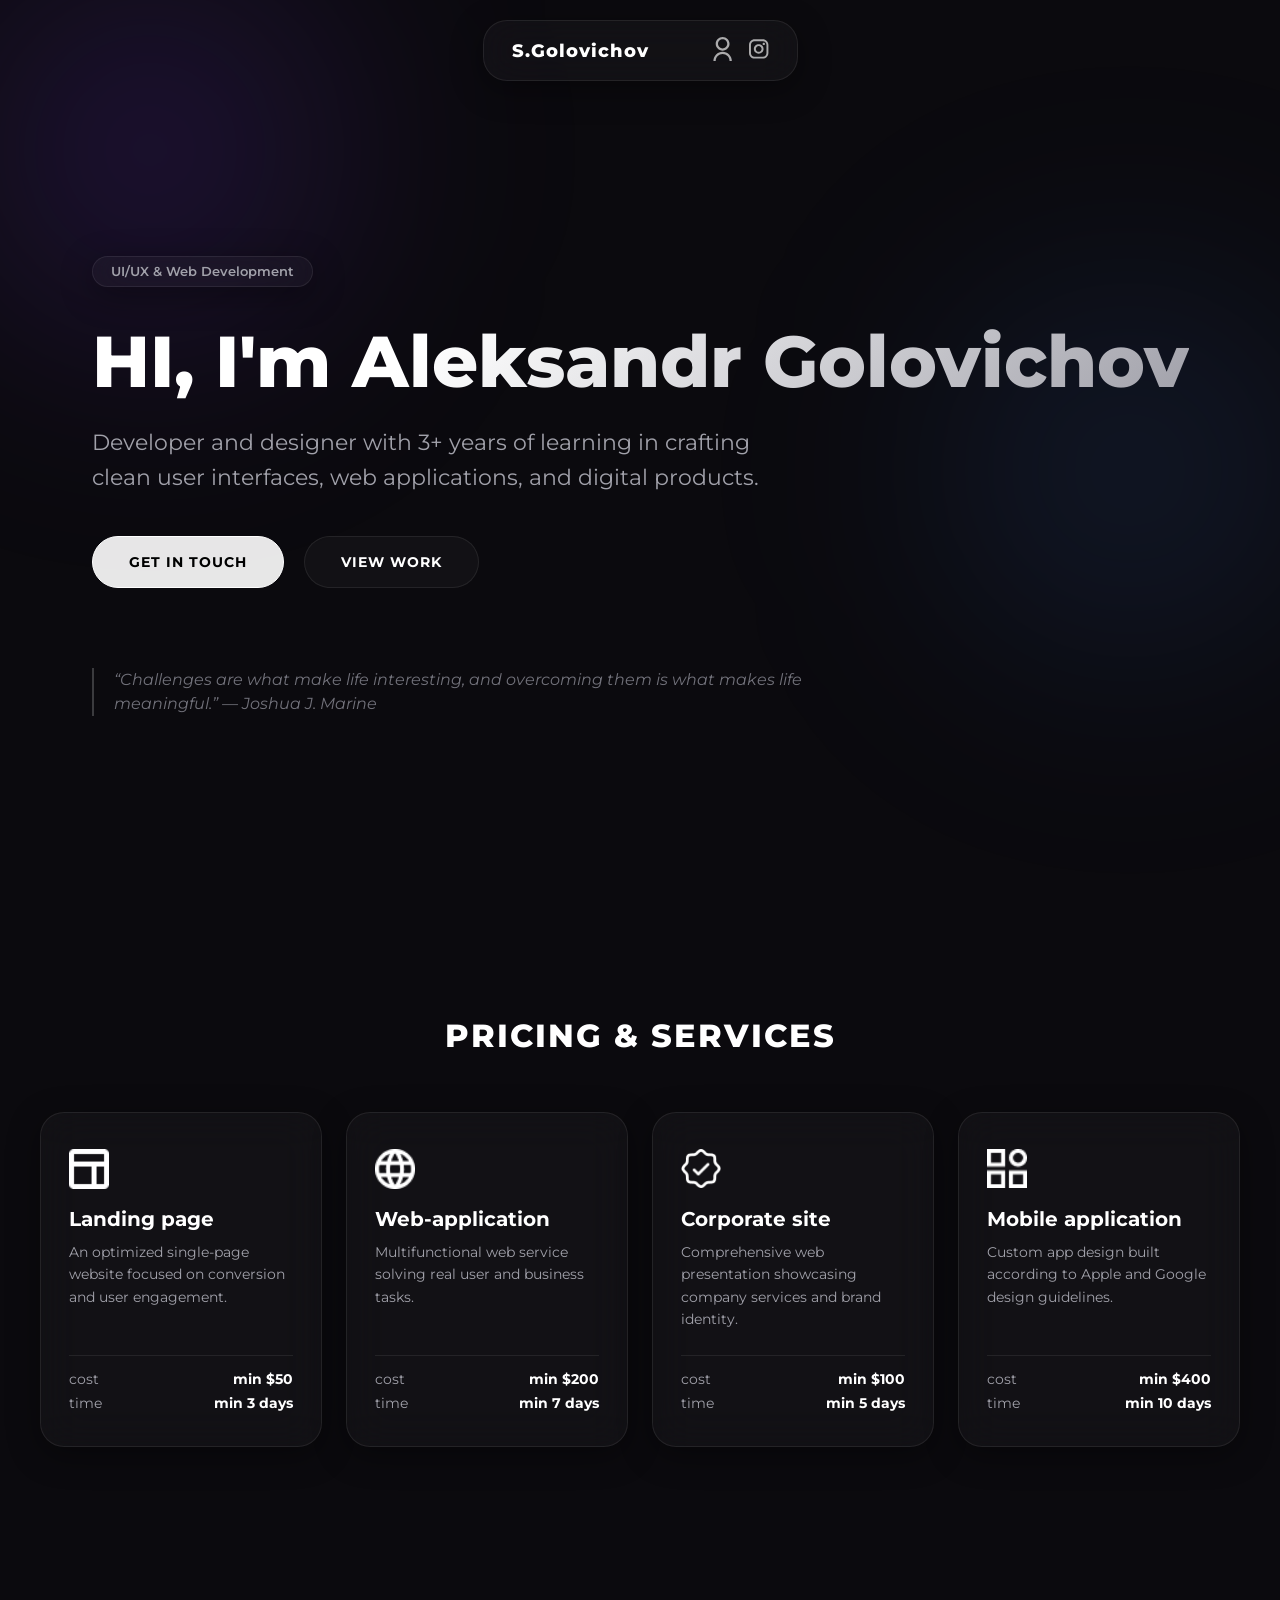
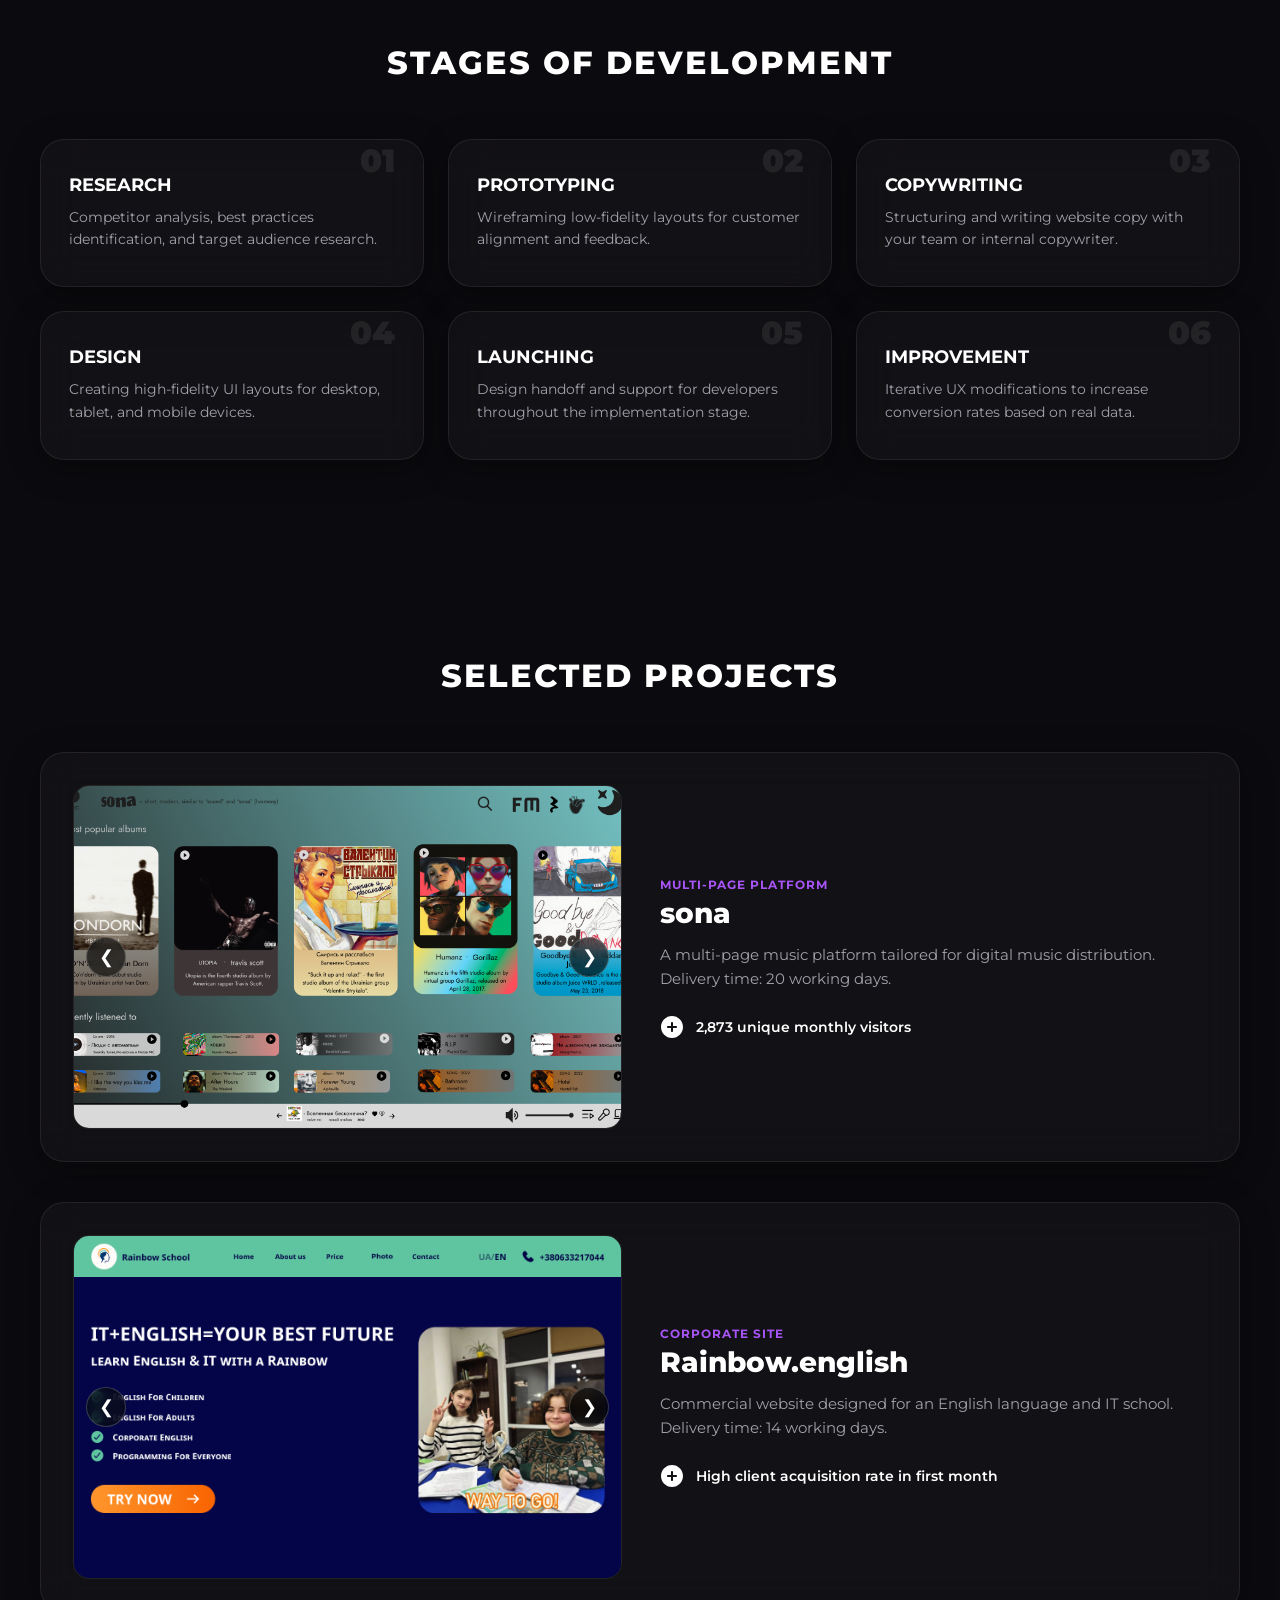
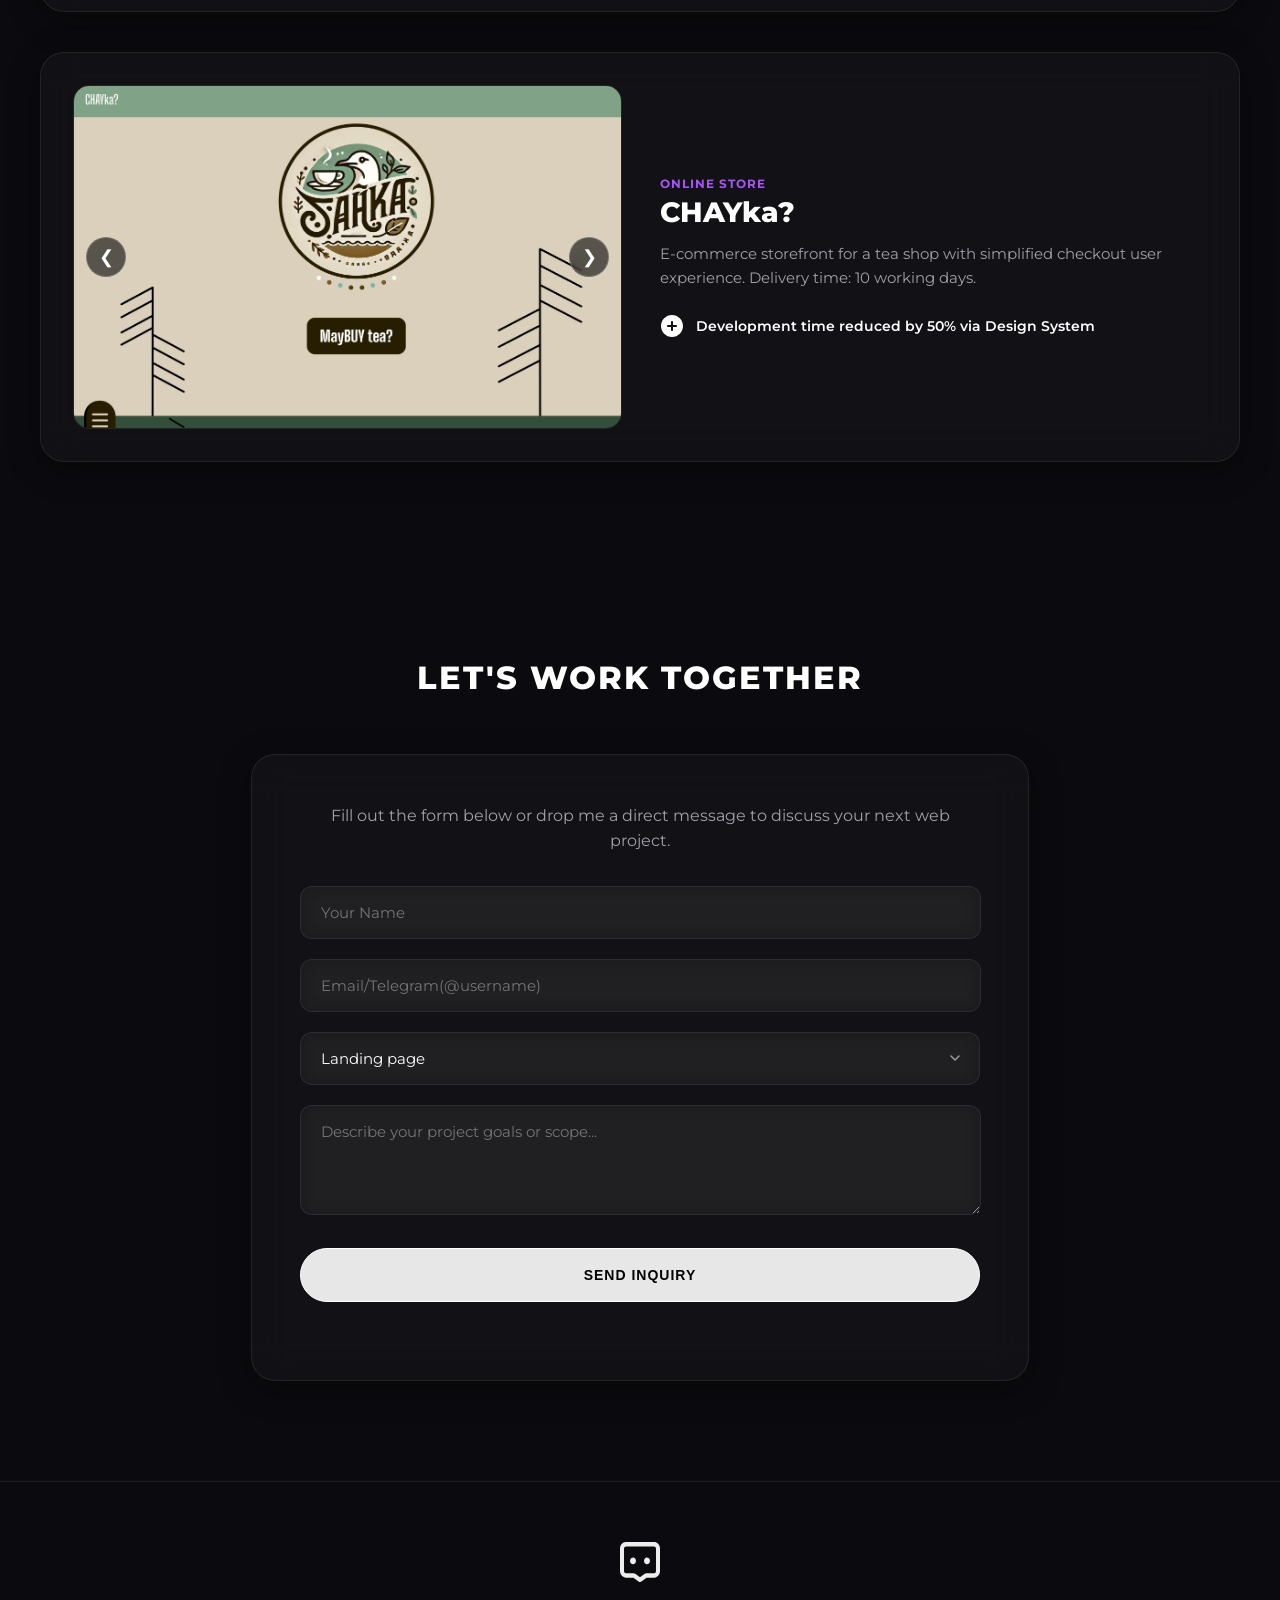
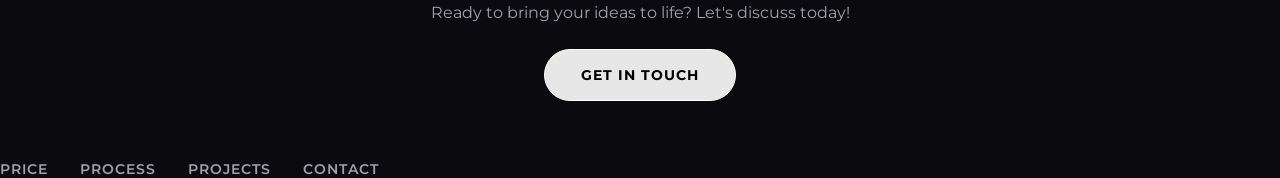
<file: index.html>
<!DOCTYPE html>
<html lang="en">
<head>
  <meta charset="UTF-8">
  <meta name="viewport" content="width=device-width, initial-scale=1.0">
  <meta name="description" content="Aleksandr Golovichov — UI/UX Designer & Frontend Developer">
  <link rel="preconnect" href="https://fonts.googleapis.com">
  <link rel="preconnect" href="https://fonts.gstatic.com" crossorigin>
  <meta name="color-scheme" content="dark">
  <link href="https://fonts.googleapis.com/css2?family=Montserrat:ital,wght@0,300..900;1,300..900&display=swap" rel="stylesheet">
  <link rel="stylesheet" href="css/reset.css">
  <link rel="stylesheet" href="css/style.css">
  <link rel="shortcut icon" href="images/icon.png">
  <title>A.Golovichov — Innovative Design & Web Development</title>
</head>
<body>
  <div class="bg-glow glow-1"></div>
  <div class="bg-glow glow-2"></div>

  <header class="header">
    <div class="container">
      <nav class="header__inner glass-nav">
        <div class="header__brand">
           <a class="brand-logo" href="#">S.Golovichov</a>
        </div>

        <div class="header__socials">
          <a class="social-link" target="_blank" href="https://www.linkedin.com/in/sasha-golovichov-a96a57364/">
            <img src="images/man.svg" alt="" width="20" height="24" />
          </a>
          <a class="social-link" target="_blank" href="https://www.instagram.com/nexora_9/">
            <img src="images/inst.svg" alt="" width="20" height="20" />
          </a>
        </div>

        <div class="burger" id="burger">☰</div>
      </nav>
    </div>

    <div class="container">
      <div class="header__content-inner">
        <span class="badge glass-card">UI/UX & Web Development</span>
        <h1 class="hero-title">HI, I'm Aleksandr Golovichov</h1>
        <p class="header__text">
          Developer and designer with 3+ years of learning in crafting clean user interfaces, web applications, and digital products.
        </p>
        <div class="hero-actions">
          <a class="cta-btn primary glass-btn" href="#contact">get in touch</a>
          <a class="cta-btn secondary glass-btn" href="#project">view work</a>
        </div>
        <p class="citation">
          “Challenges are what make life interesting, and overcoming them is what makes life meaningful.” — Joshua J. Marine
        </p>
      </div>
    </div>
  </header>

  <main class="main">
    <section id="price" class="price">
      <div class="container">
        <h2 class="section-title">Pricing & Services</h2>
        <div class="price__grid">

          <div class="price__card glass-card">
            <div class="card-icon icon-landing"></div>
            <h3 class="price__item-title">Landing page</h3>
            <p class="price__item-text">An optimized single-page website focused on conversion and user engagement.</p>
            <ul class="price__item-specs">
              <li><span>cost</span> <strong>min $50</strong></li>
              <li><span>time</span> <strong>min 3 days</strong></li>
            </ul>
          </div>

          <div class="price__card glass-card">
            <div class="card-icon icon-web"></div>
            <h3 class="price__item-title">Web-application</h3>
            <p class="price__item-text">Multifunctional web service solving real user and business tasks.</p>
            <ul class="price__item-specs">
              <li><span>cost</span> <strong>min $200</strong></li>
              <li><span>time</span> <strong>min 7 days</strong></li>
            </ul>
          </div>

          <div class="price__card glass-card">
            <div class="card-icon icon-corporate"></div>
            <h3 class="price__item-title">Corporate site</h3>
            <p class="price__item-text">Comprehensive web presentation showcasing company services and brand identity.</p>
            <ul class="price__item-specs">
              <li><span>cost</span> <strong>min $100</strong></li>
              <li><span>time</span> <strong>min 5 days</strong></li>
            </ul>
          </div>

          <div class="price__card glass-card">
            <div class="card-icon icon-mobile"></div>
            <h3 class="price__item-title">Mobile application</h3>
            <p class="price__item-text">Custom app design built according to Apple and Google design guidelines.</p>
            <ul class="price__item-specs">
              <li><span>cost</span> <strong>min $400</strong></li>
              <li><span>time</span> <strong>min 10 days</strong></li>
            </ul>
          </div>

        </div>
      </div>
    </section>

    <section id="process" class="process">
      <div class="container">
        <h2 class="section-title">Stages of Development</h2>
        <div class="process__grid">

          <div class="process__card glass-card" data-step="01">
            <h4 class="process-inner__title">Research</h4>
            <p class="process__text">Competitor analysis, best practices identification, and target audience research.</p>
          </div>

          <div class="process__card glass-card" data-step="02">
            <h4 class="process-inner__title">Prototyping</h4>
            <p class="process__text">Wireframing low-fidelity layouts for customer alignment and feedback.</p>
          </div>

          <div class="process__card glass-card" data-step="03">
            <h4 class="process-inner__title">Copywriting</h4>
            <p class="process__text">Structuring and writing website copy with your team or internal copywriter.</p>
          </div>

          <div class="process__card glass-card" data-step="04">
            <h4 class="process-inner__title">Design</h4>
            <p class="process__text">Creating high-fidelity UI layouts for desktop, tablet, and mobile devices.</p>
          </div>

          <div class="process__card glass-card" data-step="05">
            <h4 class="process-inner__title">Launching</h4>
            <p class="process__text">Design handoff and support for developers throughout the implementation stage.</p>
          </div>

          <div class="process__card glass-card" data-step="06">
            <h4 class="process-inner__title">Improvement</h4>
            <p class="process__text">Iterative UX modifications to increase conversion rates based on real data.</p>
          </div>

        </div>
      </div>
    </section>

    <section id="project" class="project">
      <div class="container">
        <h2 class="section-title">Selected Projects</h2>
        <div class="project__inner">

          <article class="project__card glass-card">
            <div class="project__image-slider">
              <img class="project__item-img active" src="images/sona_images/sona.png" alt="Sona Music Platform">
              <img class="project__item-img" src="images/sona_images/mai_page.png" alt="Sona Main Page">
              <img class="project__item-img" src="images/sona_images/like_songs.png" alt="Sona Catalog">
              <img class="project__item-img" src="images/sona_images/fm_page.png" alt="Sona FM">
              <img class="project__item-img" src="images/sona_images/full_screen.png" alt="Sona Player">
              <img class="project__item-img" src="images/sona_images/full_screen_with_text.png" alt="Sona Player with Lyrics">
              <button class="project-arrow left" aria-label="Previous image">&#10094;</button>
              <button class="project-arrow right" aria-label="Next image">&#10095;</button>
            </div>
            <div class="project__item-right">
              <span class="project-tag">Multi-page Platform</span>
              <h3 class="project__item-title">sona</h3>
              <p class="project__item-text">A multi-page music platform tailored for digital music distribution. Delivery time: 20 working days.</p>
              <a class="project__item-link" target="_blank" href="https://www.fiverr.com/sashagolovichov">
                <img src="images/akar-icons_circle-plus-fill.svg" alt="">
                <span>2,873 unique monthly visitors</span>
              </a>
            </div>
          </article>

          <article class="project__card glass-card">
            <div class="project__image-slider">
              <img class="project__item-img active" src="images/om_images/main_page.png" alt="OM Marketing Site">
              <img class="project__item-img" src="images/om_images/price.png" alt="OM Portfolio">
              <img class="project__item-img" src="images/om_images/Shool_photo.png" alt="OM Contact">
              <button class="project-arrow left" aria-label="Previous image">&#10094;</button>
              <button class="project-arrow right" aria-label="Next image">&#10095;</button>
            </div>
            <div class="project__item-right">
              <span class="project-tag">Corporate Site</span>
              <h3 class="project__item-title">Rainbow.english</h3>
              <p class="project__item-text">Commercial website designed for an English language and IT school. Delivery time: 14 working days.</p>
              <a class="project__item-link" target="_blank" href="https://www.fiverr.com/sashagolovichov">
                <img src="images/akar-icons_circle-plus-fill.svg" alt="">
                <span>High client acquisition rate in first month</span>
              </a>
            </div>
          </article>

          <article class="project__card glass-card">
            <div class="project__image-slider">
              <img class="project__item-img active" src="images/chayka_images/CHAYka.png" alt="CHAYka E-commerce">
              <img class="project__item-img" src="images/chayka_images/Feadback form.png" alt="Feedback Form">
              <img class="project__item-img" src="images/chayka_images/Order accepted.png" alt="Order confirmation">
              <button class="project-arrow left" aria-label="Previous image">&#10094;</button>
              <button class="project-arrow right" aria-label="Next image">&#10095;</button>
            </div>
            <div class="project__item-right">
              <span class="project-tag">Online Store</span>
              <h3 class="project__item-title">CHAYka?</h3>
              <p class="project__item-text">E-commerce storefront for a tea shop with simplified checkout user experience. Delivery time: 10 working days.</p>
              <a class="project__item-link" target="_blank" href="https://www.fiverr.com/sashagolovichov">
                <img src="images/akar-icons_circle-plus-fill.svg" alt="">
                <span>Development time reduced by 50% via Design System</span>
              </a>
            </div>
          </article>

        </div>
      </div>
    </section>

    <section id="contact" class="contact-section">
      <div class="container">
        <h2 class="section-title">Let's work together</h2>
        <div class="contact__inner glass-card">
          <p class="contact__desc">Fill out the form below or drop me a direct message to discuss your next web project.</p>
          <form id="projectForm" class="contact__form">
            <div class="form-group">
              <input type="text" id="clientName" placeholder="Your Name" required class="glass-input">
            </div>
            <div class="form-group">
              <input type="text" id="clientContact" placeholder="Email/Telegram(@username)" required class="glass-input">
            </div>
            <div class="form-group">
              <select id="projectType" class="glass-input">
                <option value="landing">Landing page</option>
                <option value="web">Web-application</option>
                <option value="corporate">Corporate site</option>
                <option value="mobile">Mobile application</option>
              </select>
            </div>
            <div class="form-group">
              <textarea id="projectDetails" placeholder="Describe your project goals or scope..." rows="4" required class="glass-input"></textarea>
            </div>
            <button type="submit" class="cta-btn primary glass-btn submit-btn">Send Inquiry</button>
            <p id="formStatus" class="form-status"></p>
          </form>
        </div>
      </div>
    </section>
  </main>

  <footer class="footer">
    <div class="container">
      <a class="massage-icon" href="https://www.instagram.com/nexora_9/" target="_blank" aria-label="Go to contact section">
        <img src="images/message.svg" alt="" />
      </a>
      <p class="footer_text">Ready to bring your ideas to life? Let's discuss today!</p>
      <a class="cta-btn primary glass-btn" href="https://www.instagram.com/nexora_9/" target="_blank">get in touch</a>
    </div>
  </footer>

  <ul class="header__list" id="nav">
    <li class="header__list-item"><a class="header__list-link" href="#price">price</a></li>
    <li class="header__list-item"><a class="header__list-link" href="#process">process</a></li>
    <li class="header__list-item"><a class="header__list-link" href="#project">projects</a></li>
    <li class="header__list-item"><a class="header__list-link" href="#contact">contact</a></li>
  </ul>

  <div class="menu-overlay" id="menuOverlay"></div>

  <script src="js/main.js"></script>
</body>
</html>
</file>
<file: css/style.css>
:root {
  --bg-color: #0b0a0e;
  --text-main: #ffffff;
  --text-muted: #a1a1aa;
  --accent-glow: rgba(147, 51, 234, 0.25);
  --glass-bg: rgba(255, 255, 255, 0.03);
  --glass-border: rgba(255, 255, 255, 0.08);
  --glass-border-hover: rgba(255, 255, 255, 0.2);
  --font-family: "Montserrat", sans-serif;
  --transition-fast: all 0.25s ease;
  --transition-normal: all 0.4s ease;
}

html, body {
  font-family: var(--font-family);
  margin: 0;
  background-color: var(--bg-color);
  color: var(--text-main);
  overflow-x: hidden;
  width: 100%;
}

.bg-glow {
  position: fixed;
  width: 500px;
  height: 500px;
  border-radius: 50%;
  filter: blur(120px);
  pointer-events: none;
  z-index: 0;
}

.glow-1 {
  top: -100px;
  left: -100px;
  background: radial-gradient(circle, rgba(124, 58, 237, 0.3) 0%, rgba(0,0,0,0) 70%);
}

.glow-2 {
  bottom: 20%;
  right: -100px;
  background: radial-gradient(circle, rgba(59, 130, 246, 0.2) 0%, rgba(0,0,0,0) 70%);
}

.glass-card, .glass-nav {
  background: var(--glass-bg);
  backdrop-filter: blur(20px);
  -webkit-backdrop-filter: blur(20px);
  border: 1px solid var(--glass-border);
  box-shadow: 0 8px 32px 0 rgba(0, 0, 0, 0.37);
  border-radius: 24px;
  transition: var(--transition-normal);
}

.glass-card:hover {
  border-color: var(--glass-border-hover);
  box-shadow: 0 12px 40px 0 rgba(0, 0, 0, 0.5);
}

.container {
  max-width: 1200px;
  margin: 0 auto;
  padding: 0 20px;
  position: relative;
  z-index: 1;
}

.header {
  padding-top: 20px;
  min-height: 100vh;
  display: flex;
  flex-direction: column;
}

.header__inner {
  display: flex;
  justify-content: space-between;
  align-items: center;
  padding: 16px 28px;
  gap: 24px;
}

.brand-logo {
  font-weight: 800;
  font-size: 18px;
  color: var(--text-main);
  letter-spacing: 1px;
  text-decoration: none;
}

.header__brand {
  flex-shrink: 0;
  margin-right: 20px;
}

.header__list {
  display: flex;
  align-items: center;
  gap: 32px;
  margin: 0;
  padding: 0;
  list-style: none;
}

.header__list-link {
  text-transform: uppercase;
  color: var(--text-muted);
  font-weight: 600;
  font-size: 14px;
  letter-spacing: 1px;
  transition: var(--transition-fast);
  text-decoration: none;
}

.header__list-link:hover {
  color: var(--text-main);
  text-shadow: 0 0 12px rgba(255, 255, 255, 0.5);
}

.header__socials {
  display: flex;
  align-items: center;
  gap: 16px;
  flex-shrink: 0;
  margin-left: 20px;
}

.social-link {
  opacity: 0.7;
  transition: var(--transition-fast);
}

.social-link:hover {
  opacity: 1;
  transform: translateY(-2px);
}

.header__content-inner {
  display: flex;
  flex-direction: column;
  align-items: flex-start;
  margin-top: 175px;
}

.badge {
  padding: 8px 18px;
  border-radius: 50px;
  font-size: 13px;
  font-weight: 600;
  color: var(--text-muted);
  margin-bottom: 35px;
}

.hero-title {
  font-size: clamp(40px, 6vw, 72px);
  font-weight: 800;
  line-height: 1.1;
  margin-bottom: 24px;
  background: linear-gradient(135deg, #ffffff 30%, #a1a1aa 100%);
  -webkit-background-clip: text;
  -webkit-text-fill-color: transparent;
}

.header__text {
  font-size: clamp(18px, 2.5vw, 22px);
  line-height: 1.6;
  color: var(--text-muted);
  margin-bottom: 40px;
  max-width: 720px;
}

.hero-actions {
  display: flex;
  gap: 20px;
  flex-wrap: wrap;
  margin-bottom: 80px;
}

.cta-btn {
  padding: 18px 36px;
  border-radius: 50px;
  font-weight: 700;
  font-size: 14px;
  text-transform: uppercase;
  letter-spacing: 1px;
  cursor: pointer;
  transition: var(--transition-fast);
  text-decoration: none;
  display: inline-block;
  text-align: center;
}

.cta-btn.primary {
  background: rgba(255, 255, 255, 0.9);
  color: #000000;
  border: 1px solid #ffffff;
}

.cta-btn.primary:hover {
  background: #ffffff;
  box-shadow: 0 0 25px rgba(255, 255, 255, 0.4);
  transform: translateY(-2px);
}

.cta-btn.secondary {
  background: var(--glass-bg);
  color: var(--text-main);
  border: 1px solid var(--glass-border);
}

.cta-btn.secondary:hover {
  background: rgba(255, 255, 255, 0.1);
  transform: translateY(-2px);
}

.citation {
  font-size: 16px;
  font-style: italic;
  color: #71717a;
  max-width: 750px;
  line-height: 1.5;
  border-left: 2px solid var(--glass-border-hover);
  padding-left: 20px;
}

.price, .process, .project, .contact-section {
  padding: 100px 0;
}

.section-title {
  font-size: 32px;
  font-weight: 800;
  text-transform: uppercase;
  letter-spacing: 2px;
  margin-bottom: 60px;
  text-align: center;
}

.price__grid {
  display: grid;
  grid-template-columns: repeat(auto-fit, minmax(260px, 1fr));
  gap: 24px;
}

.price__card {
  padding: 36px 28px;
  display: flex;
  flex-direction: column;
}

.card-icon {
  width: 40px;
  height: 40px;
  background-repeat: no-repeat;
  background-size: contain;
  margin-bottom: 20px;
}

.icon-landing { background-image: url("../images/icon_1.png"); }
.icon-web { background-image: url("../images/wrld_icon.png"); }
.icon-corporate { background-image: url("../images/all_right.png"); }
.icon-mobile { background-image: url("../images/icon_2.png"); }

.price__item-title {
  font-size: 20px;
  font-weight: 700;
  margin-bottom: 12px;
}

.price__item-text {
  font-size: 14px;
  line-height: 1.6;
  color: var(--text-muted);
  margin-bottom: 24px;
  flex-grow: 1;
}

.price__item-specs {
  display: flex;
  flex-direction: column;
  gap: 10px;
  border-top: 1px solid var(--glass-border);
  padding-top: 16px;
  margin: 0;
  padding-left: 0;
  list-style: none;
}

.price__item-specs li {
  display: flex;
  justify-content: space-between;
  font-size: 14px;
}

.price__item-specs span { color: var(--text-muted); }

.process__grid {
  display: grid;
  grid-template-columns: repeat(auto-fit, minmax(320px, 1fr));
  gap: 24px;
}

.process__card {
  padding: 36px 28px;
  position: relative;
}

.process__card::before {
  content: attr(data-step);
  position: absolute;
  top: 5px;
  right: 28px;
  font-size: 32px;
  font-weight: 900;
  color: rgba(255, 255, 255, 0.08);
}

.process-inner__title {
  font-size: 18px;
  font-weight: 700;
  text-transform: uppercase;
  margin-bottom: 12px;
}

.process__text {
  font-size: 14px;
  line-height: 1.6;
  color: var(--text-muted);
}

.project__inner {
  display: flex;
  flex-direction: column;
  gap: 40px;
}

.project__card {
  display: grid;
  grid-template-columns: 1fr 1fr;
  gap: 40px;
  padding: 32px;
  align-items: center;
}

.project__image-slider {
  position: relative;
  width: 100%;
  aspect-ratio: 16/10;
  overflow: hidden;
  border-radius: 16px;
  border: 1px solid var(--glass-border);
}

.project__item-img {
  position: absolute;
  inset: 0;
  width: 100%;
  height: 100%;
  object-fit: cover;
  opacity: 0;
  transition: opacity 0.4s ease;
}

.project__item-img.active { opacity: 1; }

.project-arrow {
  position: absolute;
  top: 50%;
  transform: translateY(-50%);
  background: rgba(0, 0, 0, 0.6);
  backdrop-filter: blur(8px);
  border: 1px solid rgba(255, 255, 255, 0.2);
  color: #ffffff;
  font-size: 18px;
  width: 40px;
  height: 40px;
  border-radius: 50%;
  cursor: pointer;
  z-index: 5;
  transition: var(--transition-fast);
}

.project-arrow:hover { background: rgba(0, 0, 0, 0.9); }
.project-arrow.left { left: 12px; }
.project-arrow.right { right: 12px; }

.project-tag {
  font-size: 12px;
  text-transform: uppercase;
  font-weight: 700;
  letter-spacing: 1px;
  color: #a855f7;
  margin-bottom: 8px;
  display: inline-block;
}

.project__item-title {
  font-size: 28px;
  font-weight: 800;
  margin-bottom: 16px;
}

.project__item-text {
  font-size: 15px;
  line-height: 1.6;
  color: var(--text-muted);
  margin-bottom: 24px;
}

.project__item-link {
  display: flex;
  align-items: center;
  gap: 12px;
  color: var(--text-main);
  text-decoration: none;
  font-size: 14px;
  font-weight: 600;
}

.contact__inner {
  max-width: 680px;
  margin: 0 auto;
  padding: 48px;
}

.contact__desc {
  text-align: center;
  color: var(--text-muted);
  margin-bottom: 32px;
  line-height: 1.6;
}

.contact__form {
  display: flex;
  flex-direction: column;
  gap: 20px;
}

.glass-input {
  width: 94%;
  padding: 16px 20px;
  background: var(--glass-bg);
  backdrop-filter: blur(10px);
  -webkit-backdrop-filter: blur(10px);
  border: 1px solid var(--glass-border);
  border-radius: 12px;
  color: #ffffff;
  font-family: var(--font-family);
  font-size: 15px;
  outline: none;
  transition: var(--transition-fast);
}

select.glass-input {
  width: 100%;
  appearance: none;
  -webkit-appearance: none;
  -moz-appearance: none;
  background-image: url("data:image/svg+xml;charset=UTF-8,%3csvg xmlns='http://www.w3.org/2000/svg' viewBox='0 0 24 24' fill='none' stroke='%23a1a1aa' stroke-width='2' stroke-linecap='round' stroke-linejoin='round'%3e%3Cpolyline points='6 9 12 15 18 9'%3e%3C/polyline%3e%3C/svg%3e");
  background-repeat: no-repeat;
  background-position: right 16px center;
  background-size: 16px;
  padding-right: 45px;
  cursor: pointer;
}

.glass-input:focus {
  border-color: rgba(255, 255, 255, 0.4);
  box-shadow: 0 0 15px rgba(255, 255, 255, 0.1);
}

select.glass-input option {
  background-color: #121118;
  color: #ffffff;
}

.submit-btn {
  width: 100%;
  margin-top: 10px;
}

.form-status {
  text-align: center;
  font-size: 14px;
  margin-top: 10px;
}

.footer {
  padding: 60px 0;
  text-align: center;
  border-top: 1px solid var(--glass-border);
}

.massage-icon {
  display: inline-block;
  margin-bottom: 20px;
}

.footer_text {
  color: var(--text-muted);
  margin-bottom: 28px;
  font-size: 16px;
}

#clientContact {
  text-overflow: clip;
  white-space: nowrap;
}

.burger {
  display: none;
  font-size: 28px;
  cursor: pointer;
}

@media (max-width: 992px) {
  .project__card {
    grid-template-columns: 1fr;
    gap: 28px;
  }

  .project__image-slider {
    width: 100%;
    aspect-ratio: 16 / 9;
  }

  .price__grid,
  .process__grid {
    grid-template-columns: repeat(2, 1fr);
  }
}

@media screen and (max-width: 768px) {
  .burger {
    display: block !important;
    visibility: visible !important;
    opacity: 1 !important;
    color: #ffffff !important;
    font-size: 26px !important;
    line-height: 1 !important;
    cursor: pointer !important;
    z-index: 1001 !important;
    margin-left: auto;
  }

  .header__socials {
    display: none !important;
  }

  .header__list {
    position: fixed !important;
    top: 0 !important;
    left: 0 !important;
    width: 280px !important;
    height: 100vh !important;
    background: #0d0c11 !important;
    border-right: 1px solid rgba(255, 255, 255, 0.1);
    flex-direction: column !important;
    padding: 80px 30px 40px !important;
    gap: 24px !important;
    transform: translateX(-100%) !important;
    visibility: hidden !important;
    transition: transform 0.3s ease, visibility 0.3s ease !important;
    z-index: 9999 !important;
  }

  .header__list.active {
    transform: translateX(0) !important;
    visibility: visible !important;
  }

  .menu-overlay {
    display: none;
    position: fixed !important;
    inset: 0 !important;
    background: rgba(0, 0, 0, 0.75) !important;
    backdrop-filter: blur(5px) !important;
    -webkit-backdrop-filter: blur(5px) !important;
    z-index: 9998 !important;
  }

  select.glass-input {
  width: 108%;
  appearance: none;
  -webkit-appearance: none;
  -moz-appearance: none;
  background-image: url("data:image/svg+xml;charset=UTF-8,%3csvg xmlns='http://www.w3.org/2000/svg' viewBox='0 0 24 24' fill='none' stroke='%23a1a1aa' stroke-width='2' stroke-linecap='round' stroke-linejoin='round'%3e%3Cpolyline points='6 9 12 15 18 9'%3e%3C/polyline%3e%3C/svg%3e");
  background-repeat: no-repeat;
  background-position: right 16px center;
  background-size: 16px;
  padding-right: 45px;
  cursor: pointer;
}

  .menu-overlay.active {
    display: block !important;
  }
}

@media (max-width: 480px) {
  .hero-title {
    font-size: 30px;
  }

  .badge {
    font-size: 12px;
    padding: 6px 14px;
  }

  .project-arrow {
    width: 32px;
    height: 32px;
    font-size: 14px;
  }
}
</file>
